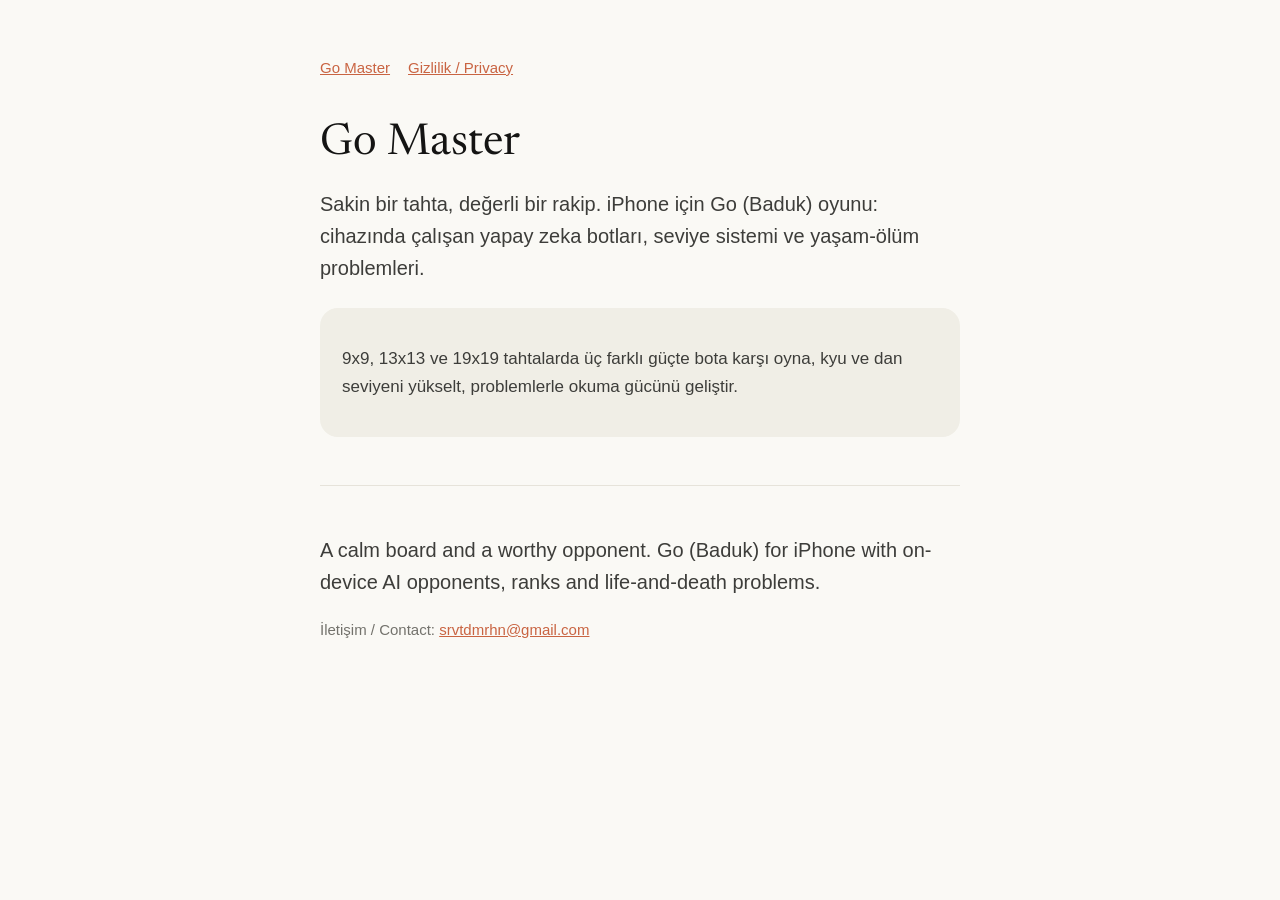
<file: index.html>
<!doctype html>
<html lang="tr">
<head>
<meta charset="utf-8">
<meta name="viewport" content="width=device-width, initial-scale=1">
<title>Go Master</title>
<meta name="description" content="Go Master: sakin bir tahta, değerli bir rakip. iPhone için Go (Baduk) oyunu.">
<link rel="preconnect" href="https://fonts.googleapis.com">
<link href="https://fonts.googleapis.com/css2?family=Newsreader&display=swap" rel="stylesheet">
<link rel="stylesheet" href="style.css">
</head>
<body>
<main>
  <nav><a href="./">Go Master</a><a href="privacy.html">Gizlilik / Privacy</a></nav>
  <h1>Go Master</h1>
  <p class="lede">Sakin bir tahta, değerli bir rakip. iPhone için Go (Baduk) oyunu: cihazında çalışan yapay zeka botları, seviye sistemi ve yaşam-ölüm problemleri.</p>
  <div class="card">
    <p>9x9, 13x13 ve 19x19 tahtalarda üç farklı güçte bota karşı oyna, kyu ve dan seviyeni yükselt, problemlerle okuma gücünü geliştir.</p>
  </div>
  <hr>
  <p class="lede">A calm board and a worthy opponent. Go (Baduk) for iPhone with on-device AI opponents, ranks and life-and-death problems.</p>
  <p class="muted">İletişim / Contact: <a href="mailto:srvtdmrhn@gmail.com">srvtdmrhn@gmail.com</a></p>
</main>
</body>
</html>
</file>
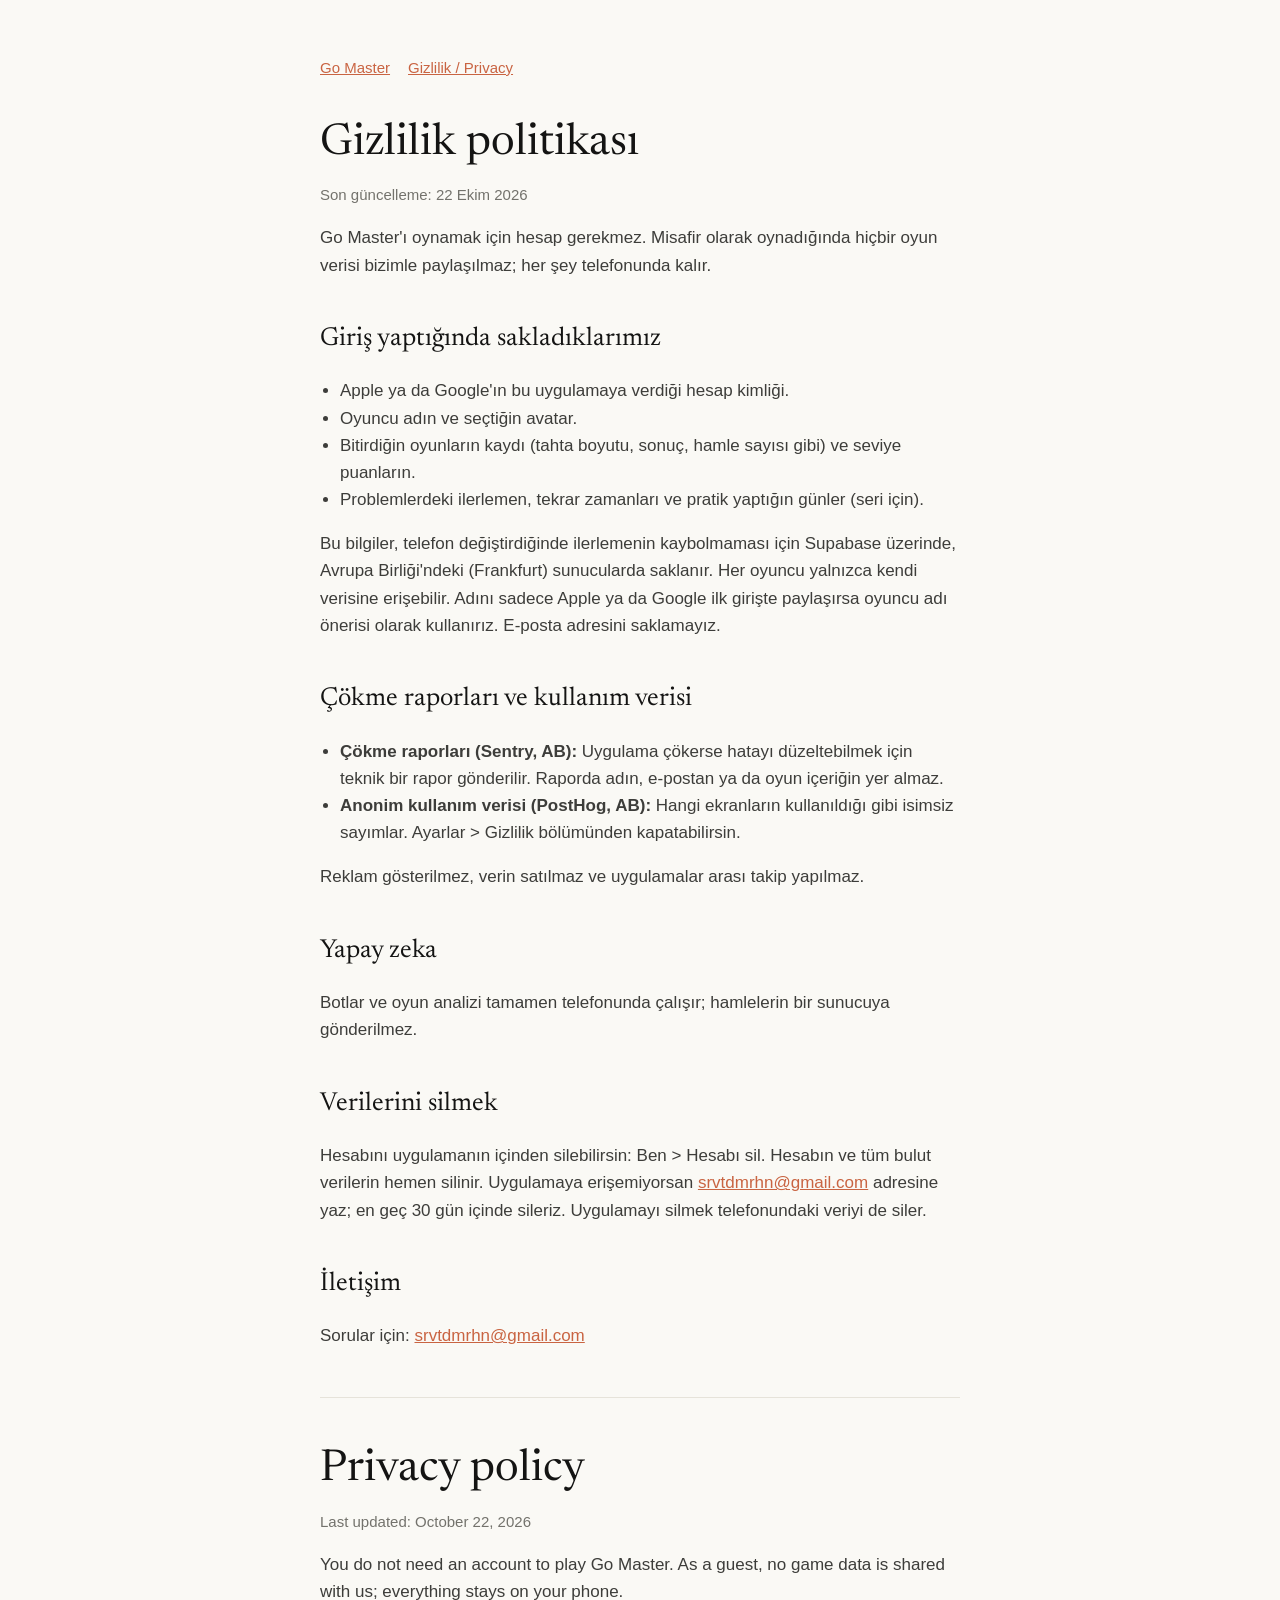
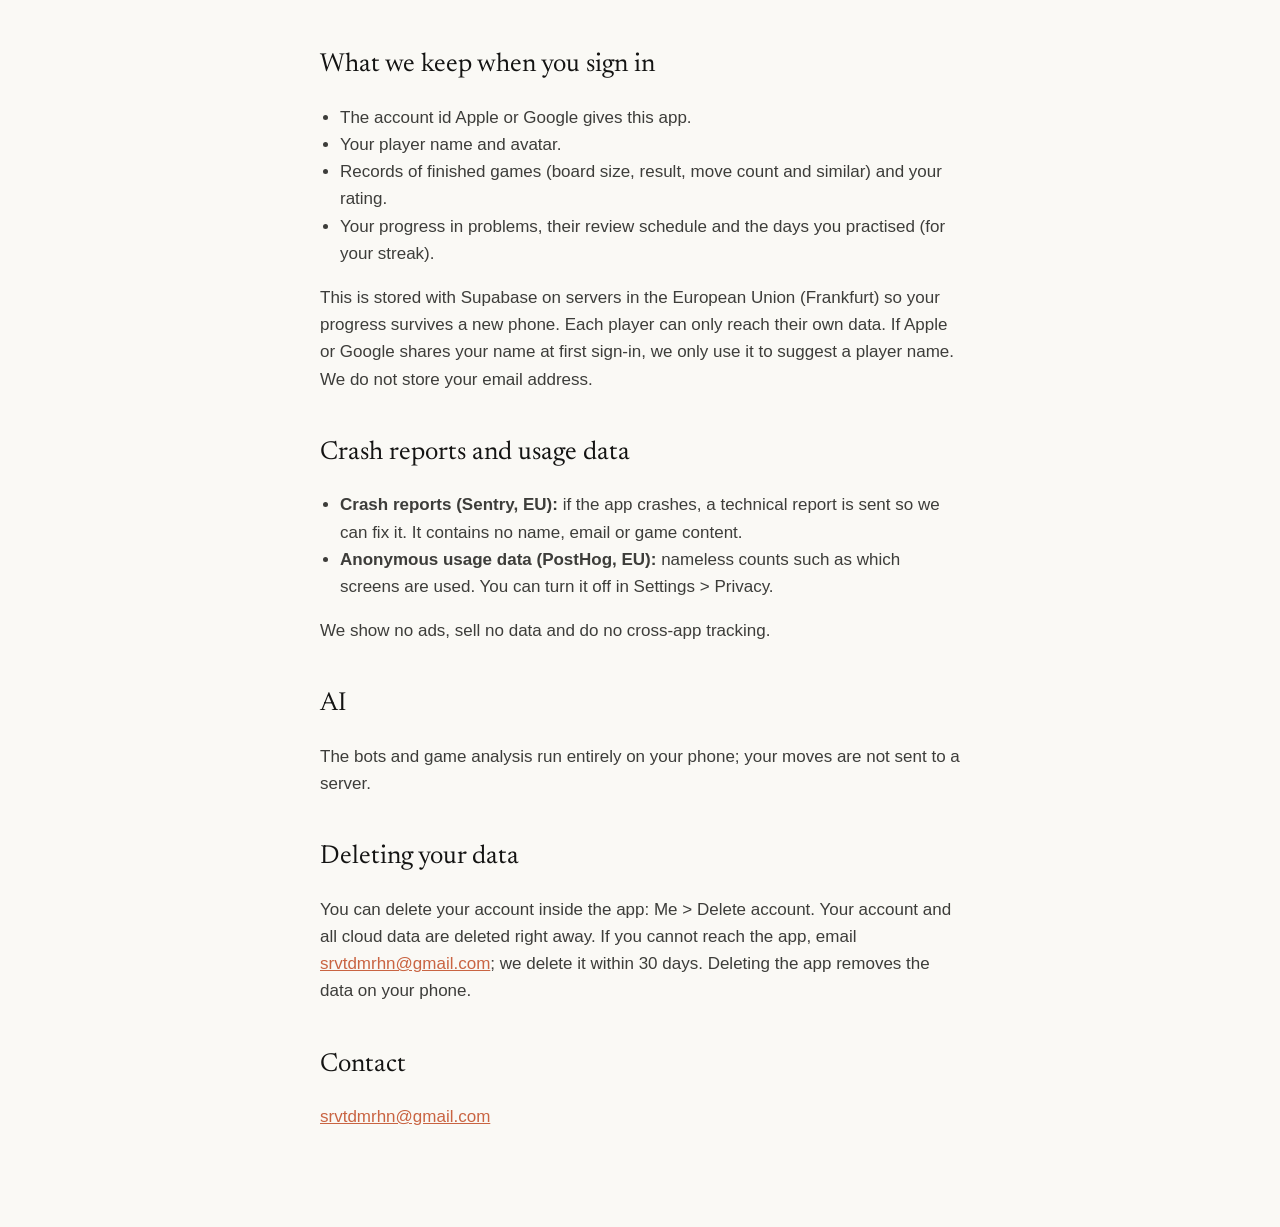
<file: privacy.html>
<!doctype html>
<html lang="tr">
<head>
<meta charset="utf-8">
<meta name="viewport" content="width=device-width, initial-scale=1">
<title>Go Master Gizlilik</title>
<meta name="description" content="Go Master gizlilik politikası / privacy policy.">
<link rel="preconnect" href="https://fonts.googleapis.com">
<link href="https://fonts.googleapis.com/css2?family=Newsreader&display=swap" rel="stylesheet">
<link rel="stylesheet" href="style.css">
</head>
<body>
<main>
  <nav><a href="./">Go Master</a><a href="privacy.html">Gizlilik / Privacy</a></nav>
  <h1>Gizlilik politikası</h1>
  <p class="muted">Son güncelleme: 22 Ekim 2026</p>
  <p>Go Master'ı oynamak için hesap gerekmez. Misafir olarak oynadığında hiçbir oyun verisi bizimle paylaşılmaz; her şey telefonunda kalır.</p>

  <h2>Giriş yaptığında sakladıklarımız</h2>
  <ul>
    <li>Apple ya da Google'ın bu uygulamaya verdiği hesap kimliği.</li>
    <li>Oyuncu adın ve seçtiğin avatar.</li>
    <li>Bitirdiğin oyunların kaydı (tahta boyutu, sonuç, hamle sayısı gibi) ve seviye puanların.</li>
    <li>Problemlerdeki ilerlemen, tekrar zamanları ve pratik yaptığın günler (seri için).</li>
  </ul>
  <p>Bu bilgiler, telefon değiştirdiğinde ilerlemenin kaybolmaması için Supabase üzerinde, Avrupa Birliği'ndeki (Frankfurt) sunucularda saklanır. Her oyuncu yalnızca kendi verisine erişebilir. Adını sadece Apple ya da Google ilk girişte paylaşırsa oyuncu adı önerisi olarak kullanırız. E-posta adresini saklamayız.</p>

  <h2>Çökme raporları ve kullanım verisi</h2>
  <ul>
    <li><strong>Çökme raporları (Sentry, AB):</strong> Uygulama çökerse hatayı düzeltebilmek için teknik bir rapor gönderilir. Raporda adın, e-postan ya da oyun içeriğin yer almaz.</li>
    <li><strong>Anonim kullanım verisi (PostHog, AB):</strong> Hangi ekranların kullanıldığı gibi isimsiz sayımlar. Ayarlar &gt; Gizlilik bölümünden kapatabilirsin.</li>
  </ul>
  <p>Reklam gösterilmez, verin satılmaz ve uygulamalar arası takip yapılmaz.</p>

  <h2>Yapay zeka</h2>
  <p>Botlar ve oyun analizi tamamen telefonunda çalışır; hamlelerin bir sunucuya gönderilmez.</p>

  <h2>Verilerini silmek</h2>
  <p>Hesabını uygulamanın içinden silebilirsin: Ben &gt; Hesabı sil. Hesabın ve tüm bulut verilerin hemen silinir. Uygulamaya erişemiyorsan <a href="mailto:srvtdmrhn@gmail.com">srvtdmrhn@gmail.com</a> adresine yaz; en geç 30 gün içinde sileriz. Uygulamayı silmek telefonundaki veriyi de siler.</p>

  <h2>İletişim</h2>
  <p>Sorular için: <a href="mailto:srvtdmrhn@gmail.com">srvtdmrhn@gmail.com</a></p>

  <hr>

  <h1>Privacy policy</h1>
  <p class="muted">Last updated: October 22, 2026</p>
  <p>You do not need an account to play Go Master. As a guest, no game data is shared with us; everything stays on your phone.</p>

  <h2>What we keep when you sign in</h2>
  <ul>
    <li>The account id Apple or Google gives this app.</li>
    <li>Your player name and avatar.</li>
    <li>Records of finished games (board size, result, move count and similar) and your rating.</li>
    <li>Your progress in problems, their review schedule and the days you practised (for your streak).</li>
  </ul>
  <p>This is stored with Supabase on servers in the European Union (Frankfurt) so your progress survives a new phone. Each player can only reach their own data. If Apple or Google shares your name at first sign-in, we only use it to suggest a player name. We do not store your email address.</p>

  <h2>Crash reports and usage data</h2>
  <ul>
    <li><strong>Crash reports (Sentry, EU):</strong> if the app crashes, a technical report is sent so we can fix it. It contains no name, email or game content.</li>
    <li><strong>Anonymous usage data (PostHog, EU):</strong> nameless counts such as which screens are used. You can turn it off in Settings &gt; Privacy.</li>
  </ul>
  <p>We show no ads, sell no data and do no cross-app tracking.</p>

  <h2>AI</h2>
  <p>The bots and game analysis run entirely on your phone; your moves are not sent to a server.</p>

  <h2>Deleting your data</h2>
  <p>You can delete your account inside the app: Me &gt; Delete account. Your account and all cloud data are deleted right away. If you cannot reach the app, email <a href="mailto:srvtdmrhn@gmail.com">srvtdmrhn@gmail.com</a>; we delete it within 30 days. Deleting the app removes the data on your phone.</p>

  <h2>Contact</h2>
  <p><a href="mailto:srvtdmrhn@gmail.com">srvtdmrhn@gmail.com</a></p>
</main>
</body>
</html>
</file>
<file: style.css>
:root {
  --canvas: #faf9f5;
  --ink: #141413;
  --body: #3d3d3a;
  --muted: #73726c;
  --accent: #c96442;
  --card: #f0eee6;
  --line: #e6e3da;
}
@media (prefers-color-scheme: dark) {
  :root {
    --canvas: #1c1916;
    --ink: #f3ede3;
    --body: #d8d1c5;
    --muted: #a29a8e;
    --accent: #e08a68;
    --card: #26221e;
    --line: #36302a;
  }
}
* { box-sizing: border-box; }
body {
  margin: 0;
  background: var(--canvas);
  color: var(--body);
  font: 17px/1.6 -apple-system, BlinkMacSystemFont, "Segoe UI", sans-serif;
}
main { max-width: 680px; margin: 0 auto; padding: 56px 20px 80px; }
h1, h2 { font-family: "Newsreader", Georgia, serif; font-weight: 400; color: var(--ink); }
h1 { font-size: 44px; line-height: 1.1; margin: 0 0 12px; }
h2 { font-size: 26px; margin: 40px 0 8px; }
a { color: var(--accent); }
.lede { font-size: 20px; color: var(--body); }
.muted { color: var(--muted); font-size: 15px; }
.card { background: var(--card); border-radius: 18px; padding: 20px 22px; margin: 24px 0; }
nav { display: flex; gap: 18px; margin-bottom: 40px; font-size: 15px; }
hr { border: 0; border-top: 1px solid var(--line); margin: 48px 0; }
ul { padding-left: 20px; }
</file>
